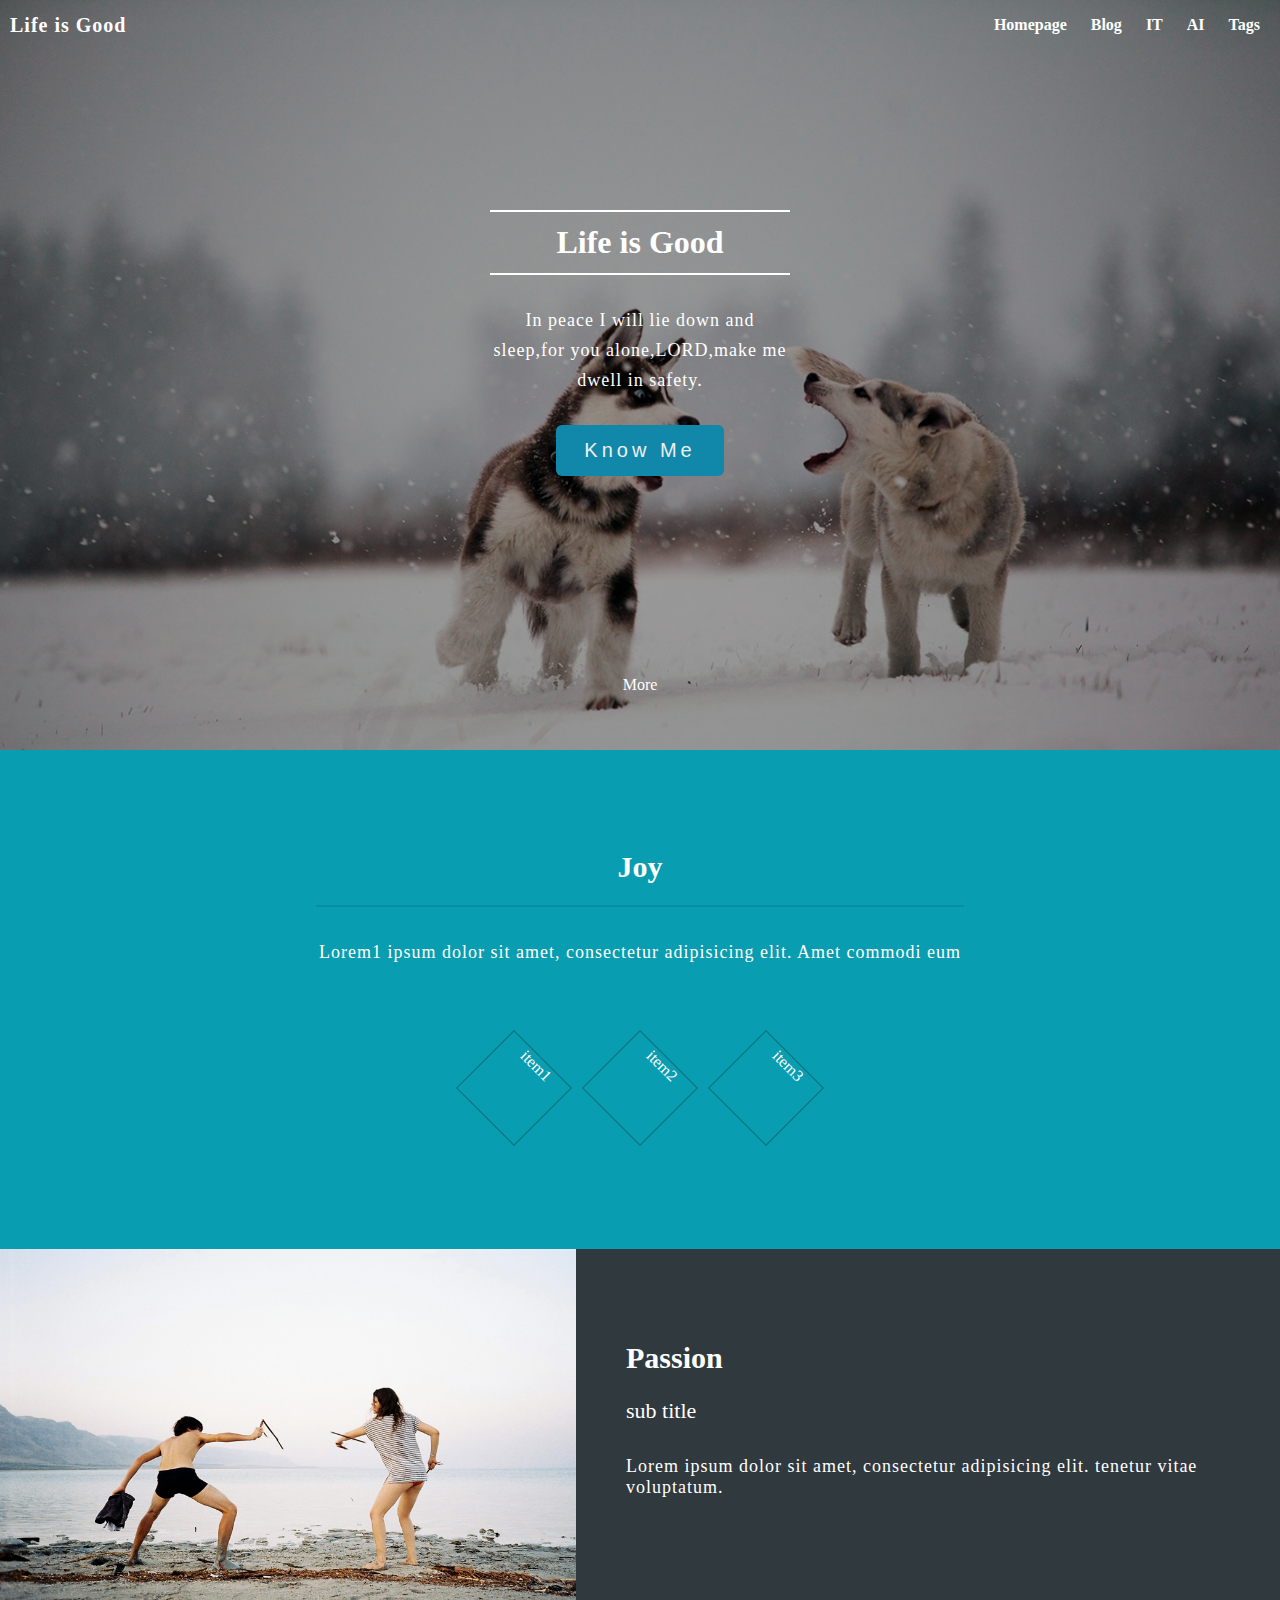
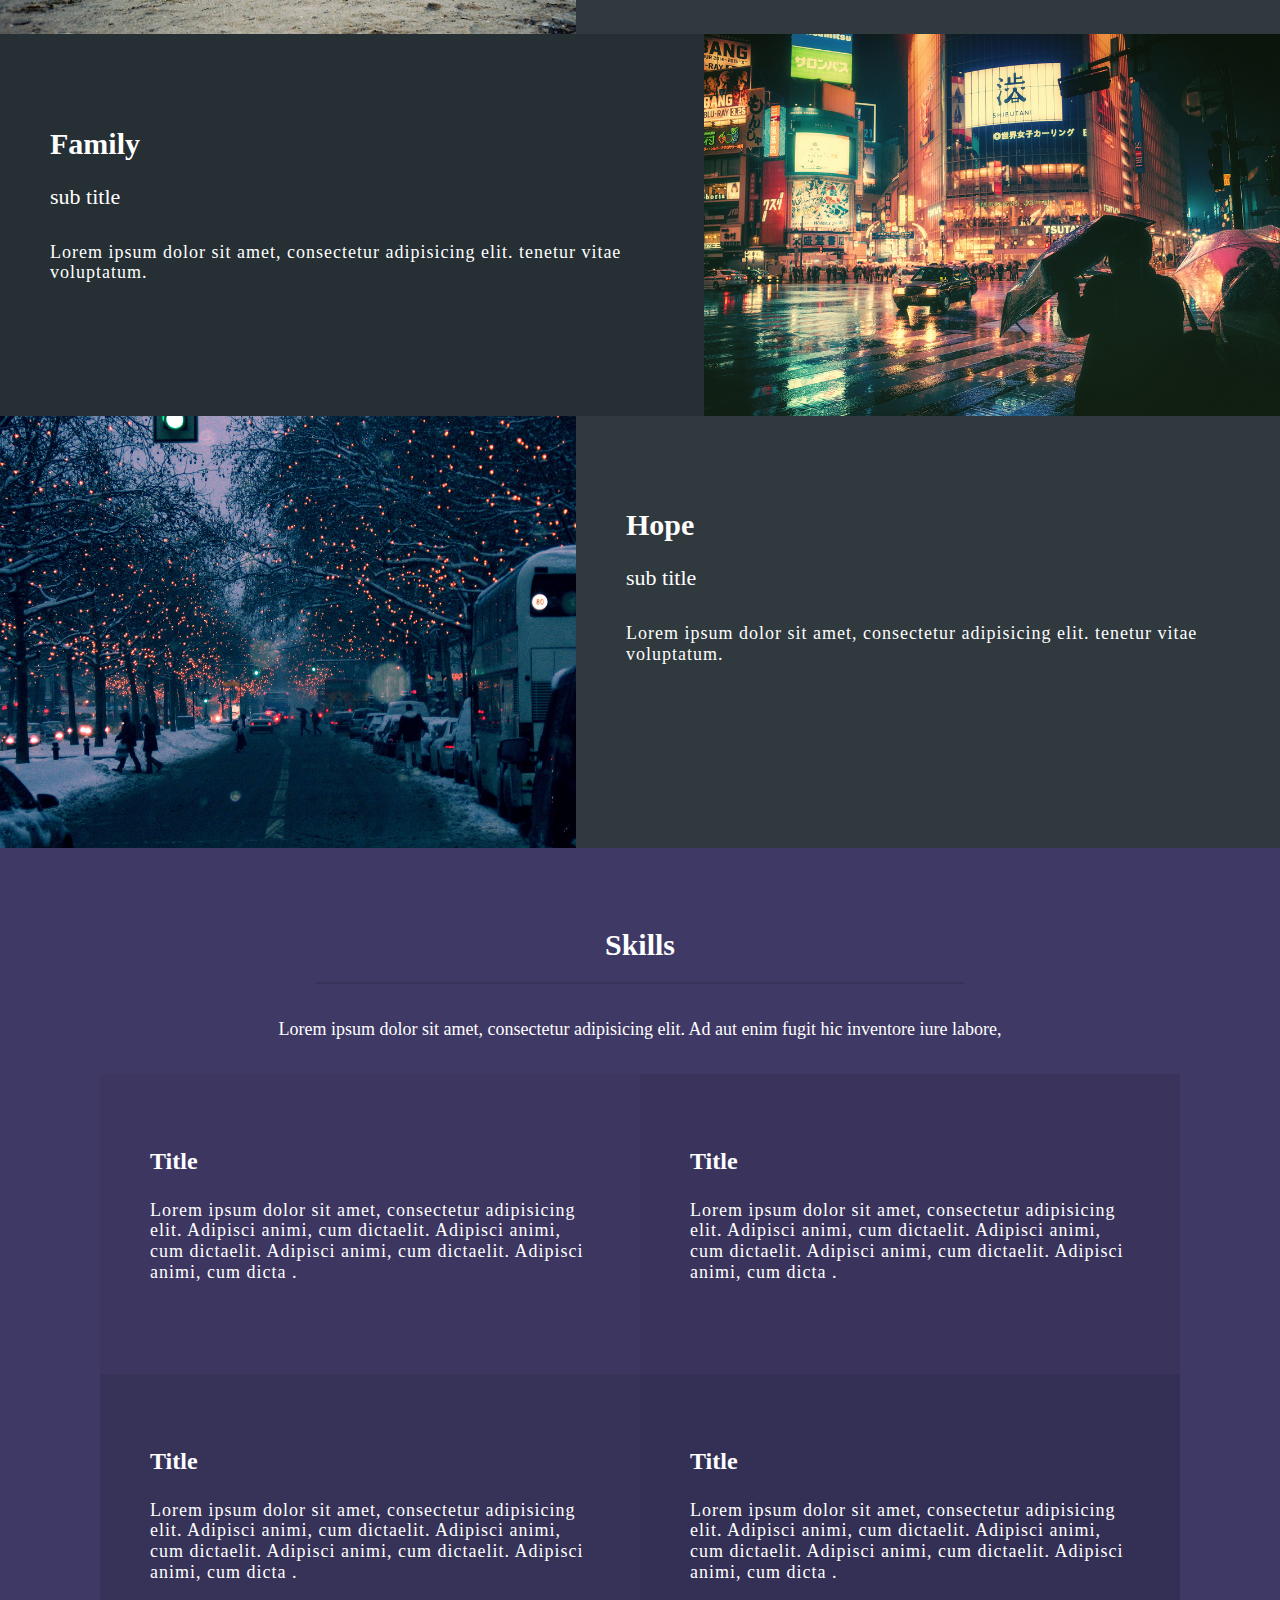
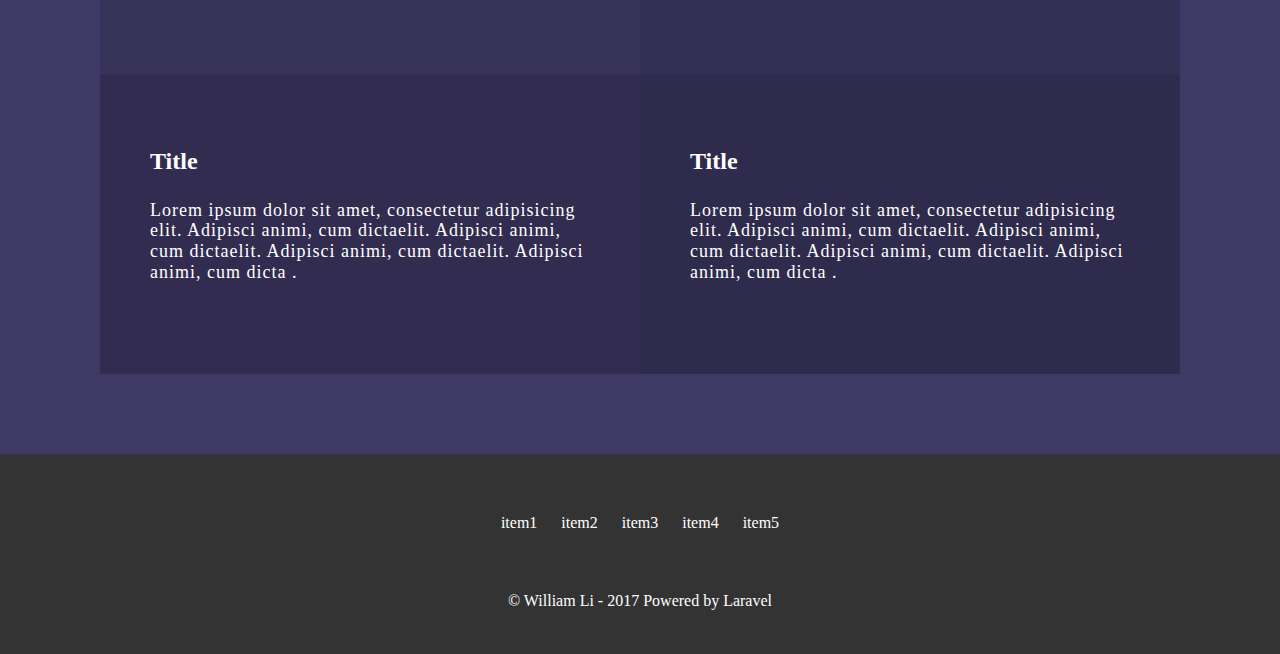
<file: index.html>
<!DOCTYPE html>
<html lang="en">
<head>
    <meta charset="UTF-8">
    <meta name="viewport" content="width=device-width, initial-scale=1, shrink-to-fit=no">
    <title>Title</title>
    <link rel="stylesheet" href="css/reset.css">

    <link rel="stylesheet" href="css/main.css"><!--增加太多的细分CSS文件，会增加浏览器的请求数，拖慢速度 -->
    <link rel="stylesheet" href="//at.alicdn.com/t/font_511853_pl6bujdt3ltprpb9.css">
</head>
<body>
<div class="main-wrapper">
<header> <!--页头开始 -->
    <nav class="">
        <div class="logo"><a href="#">Life is Good</a></div>

        <ul>
            <li><a href="#" class="active">Homepage</a></li>
            <li><a href="#">Blog</a></li>
            <li><a href="#">IT</a></li>
            <li><a href="#">AI</a></li>
            <li id="sidebar_trigger"><a href="#">Tags</a></li>
        </ul>
    </nav>
    <div id="banner">
        <div class="inner">
            <h1 class="title1">Life is Good</h1>
            <p class="sub-heading">In peace I will lie down and sleep,for you alone,LORD,make me dwell in safety.</p>
            <button>Know Me</button>
            <div class="more">
                More
            </div>
          <div class="icon-arrow"> <i class="icon iconfont icon-xiajiantou"></i></div>
        </div>
    </div>
</header><!--页头结束 -->


<div class="content"><!--内容开始 -->
    <section class="green-section">
        <div class="wrapper">
            <div>
                <h2>Joy</h2>
                <div class="hr"></div>
                <p class="sub-heading">Lorem1 ipsum dolor sit amet, consectetur adipisicing elit. Amet
                    commodi eum </p>
            </div>
            <div class="icon-group">
                <span class="icon">item1</span>
                <span class="icon">item2</span>
                <span class="icon">item3</span>
            </div>
        </div>
    </section>
    <section class="gray-section">
        <div class="article-preview">
            <div class="img-section">
                <img src="img/pic01.jpg" alt="图片">
            </div>
            <div class="text-section">
                <h2>Passion</h2>
                <div class="sub-heading">sub title</div>
                <p>Lorem ipsum dolor sit amet, consectetur adipisicing elit. tenetur vitae voluptatum.</p>
            </div>

        </div>

        <div class="article-preview">

            <div class="text-section">
                <h2>Family</h2>
                <div class="sub-heading">sub title</div>
                <p>Lorem ipsum dolor sit amet, consectetur adipisicing elit. tenetur vitae voluptatum.</p>
            </div>
            <div class="img-section">
                <img src="img/pic02.jpg" alt="图片">
            </div>

        </div>
        <div class="article-preview">
            <div class="img-section">
                <img src="img/pic03.jpg" alt="图片">
            </div>
            <div class="text-section">
                <h2>Hope</h2>
                <div class="sub-heading">sub title</div>
                <p>Lorem ipsum dolor sit amet, consectetur adipisicing elit. tenetur vitae voluptatum.</p>
            </div>

        </div>

    </section>
    <section class="purple-section">
        <div class="wrapper">
        <div class="heading-wrapper">
            <h2>Skills</h2>
            <div class="hr"></div>
            <div class="sub-heading">Lorem ipsum dolor sit amet, consectetur adipisicing elit.
                Ad aut enim fugit hic inventore iure labore, </div>
        </div>
    <div class="card-group clearfix">
        <div class="card">
            <h3>Title</h3>
            <p>Lorem ipsum dolor sit amet, consectetur adipisicing elit. Adipisci animi, cum dictaelit.
                Adipisci animi, cum dictaelit. Adipisci animi,
                cum dictaelit. Adipisci animi, cum dicta .</p>
        </div>
        <div class="card">
            <h3>Title</h3>
            <p>Lorem ipsum dolor sit amet, consectetur adipisicing elit. Adipisci animi, cum dictaelit.
                Adipisci animi, cum dictaelit. Adipisci animi,
                cum dictaelit. Adipisci animi, cum dicta .</p></div>
        <div class="card">
            <h3>Title</h3>
            <p>Lorem ipsum dolor sit amet, consectetur adipisicing elit. Adipisci animi, cum dictaelit.
                Adipisci animi, cum dictaelit. Adipisci animi,
                cum dictaelit. Adipisci animi, cum dicta .</p>
        </div>
        <div class="card">
            <h3>Title</h3>
            <p>Lorem ipsum dolor sit amet, consectetur adipisicing elit. Adipisci animi, cum dictaelit.
                Adipisci animi, cum dictaelit. Adipisci animi,
                cum dictaelit. Adipisci animi, cum dicta .</p></div>        <div class="card">
            <h3>Title</h3>
            <p>Lorem ipsum dolor sit amet, consectetur adipisicing elit. Adipisci animi, cum dictaelit.
                Adipisci animi, cum dictaelit. Adipisci animi,
                cum dictaelit. Adipisci animi, cum dicta .</p></div>        <div class="card">
            <h3>Title</h3>
            <p>Lorem ipsum dolor sit amet, consectetur adipisicing elit. Adipisci animi, cum dictaelit.
                Adipisci animi, cum dictaelit. Adipisci animi,
                cum dictaelit. Adipisci animi, cum dicta .</p></div>
    </div>
        </div>
    </section>

</div><!--内容结束 -->
<footer>
    <ul class="share-group">
        <li>item1</li>
        <li>item2</li>
        <li>item3</li>
        <li>item4</li>
        <li>item5</li>
    </ul>

    <div class="copy">
        &copy William Li - 2017 Powered by Laravel
    </div>
    
</footer><!--页脚 -->
</div>
<div class="mask"></div>
<div id="sidebar">
    <ul>
        <li><a href="#">item1</a></li>
        <li><a href="#">item2</a></li>
        <li><a href="#">item3</a></li>
        <li><a href="#">item4</a></li>
        <li><a href="#">item5</a></li>
        
    </ul>
</div>
<button class="back-to-top">Back To Top</button>
<script src="js/jquery-3.2.1.min.js"></script>
<script src="js/main.js"></script>
</body>
</html>
</file>
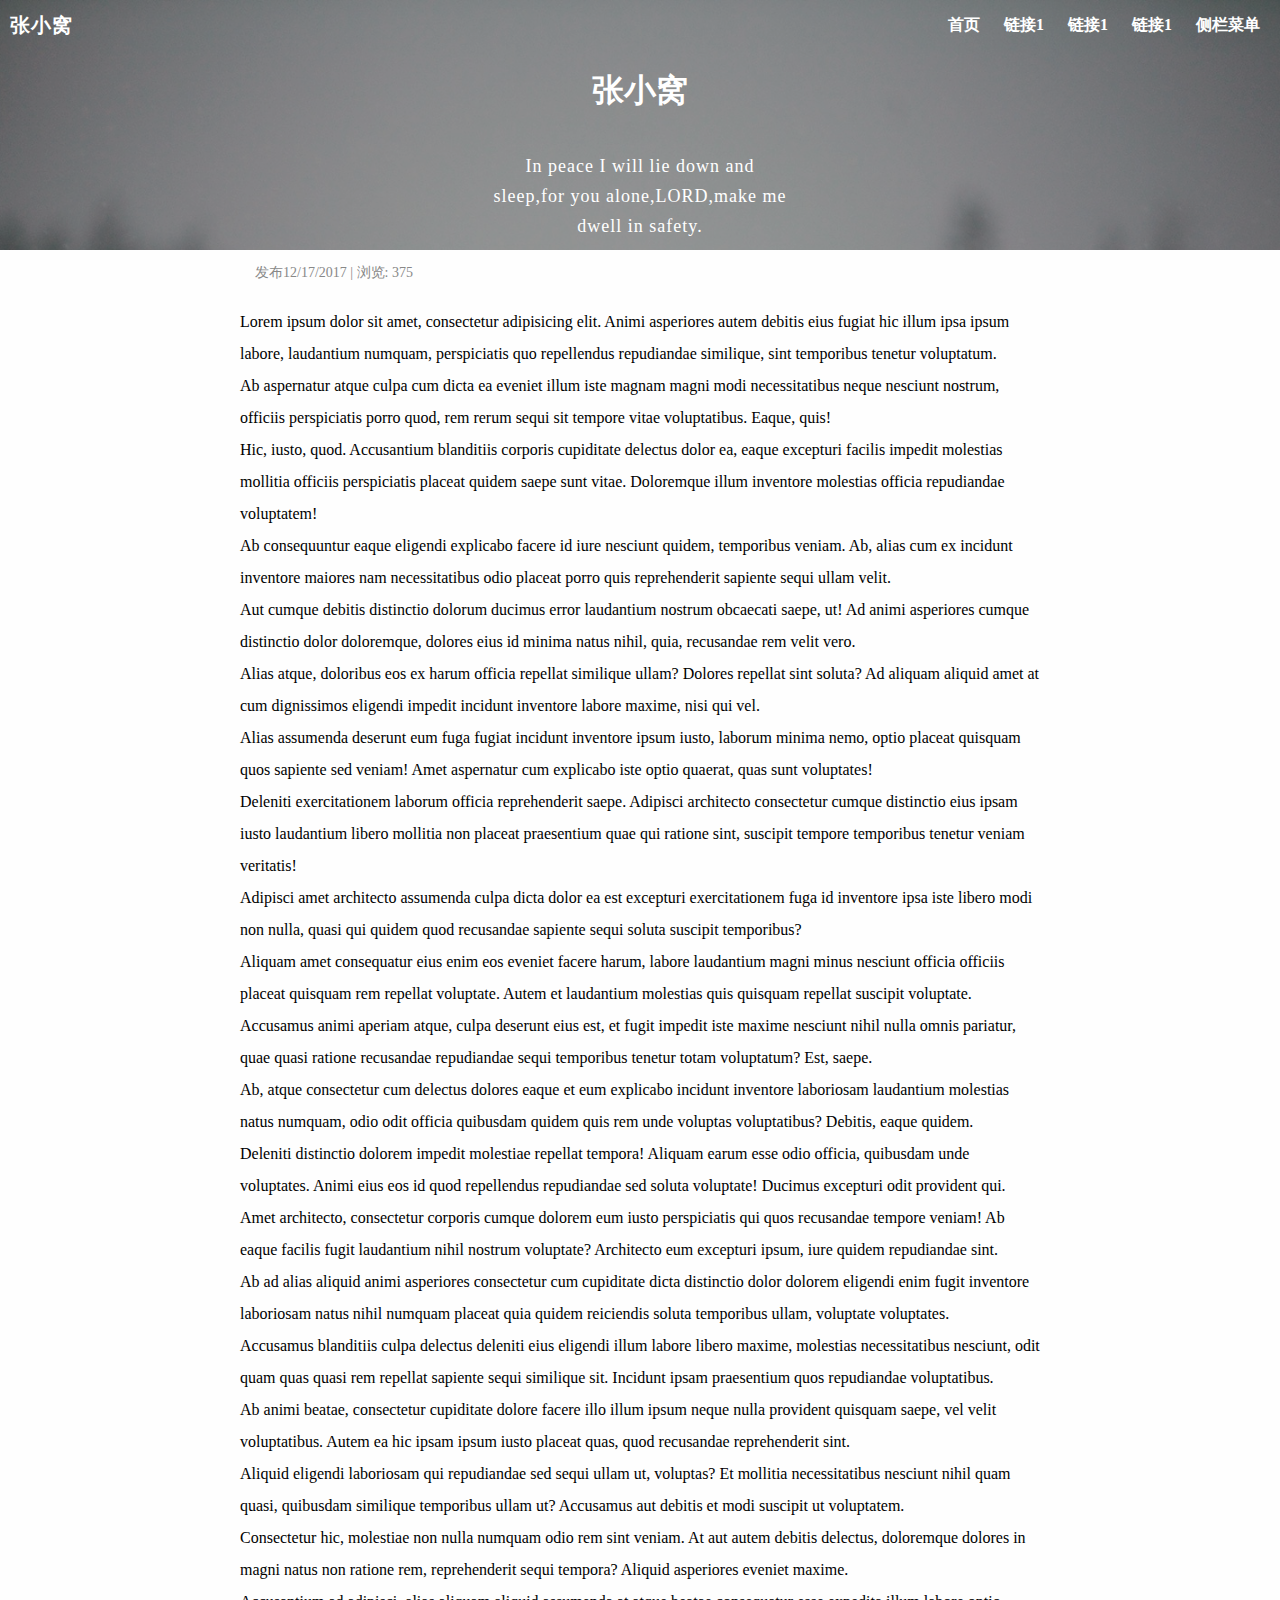
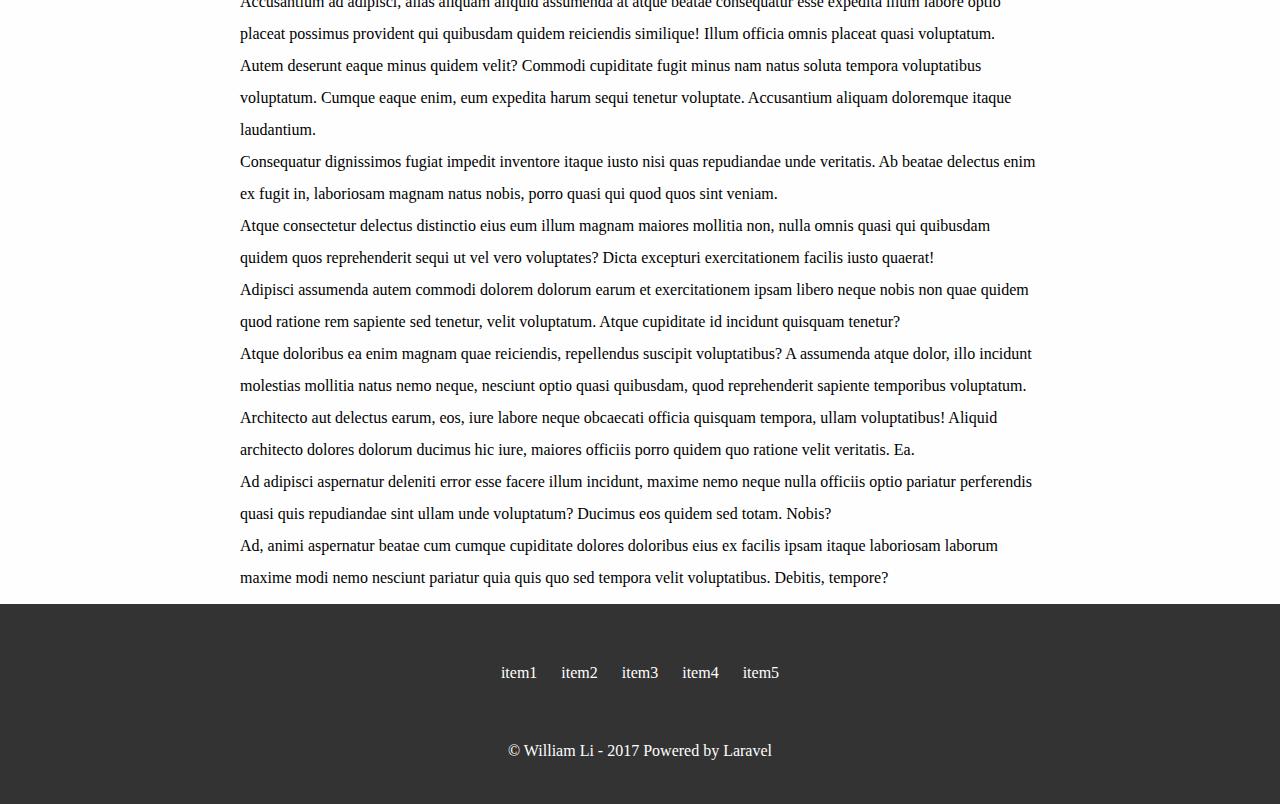
<file: article.html>
<!DOCTYPE html>
<html lang="en">
<head>
    <meta charset="UTF-8">
    <meta name="viewport" content="width=device-width, initial-scale=1, shrink-to-fit=no">
    <title>article</title>
    <link rel="stylesheet" href="css/reset.css">
    <link rel="stylesheet" href="css/main.css"><!--增加太多的细分CSS文件，会增加浏览器的请求数，拖慢速度 -->
    <link rel="stylesheet" href="//at.alicdn.com/t/font_511853_pl6bujdt3ltprpb9.css">
</head>
<body>
<div class="main-wrapper article">
<header> <!--页头开始 -->
    <nav class="">
        <div class="logo"><a href="#">张小窝</a></div>

        <ul>
            <li><a href="#" class="active">首页</a></li>
            <li><a href="#">链接1</a></li>
            <li><a href="#">链接1</a></li>
            <li><a href="#">链接1</a></li>
            <li id="sidebar_trigger"><a href="#">侧栏菜单</a></li>
        </ul>
    </nav>
    <div id="banner">
        <div class="inner">
            <h1 class="title1">张小窝</h1>
            <p class="sub-heading">In peace I will lie down and sleep,for you alone,LORD,make me dwell in safety.</p>

        </div>
    </div>
</header><!--页头结束 -->


<div class="content">
    <div class="content_wrapper">
        <div class="article_info">发布12/17/2017 | 浏览: 375</div>
        <article>
            <div>Lorem ipsum dolor sit amet, consectetur adipisicing elit. Animi asperiores autem debitis eius fugiat
                hic illum ipsa ipsum labore, laudantium numquam, perspiciatis quo repellendus repudiandae similique,
                sint temporibus tenetur voluptatum.
            </div>
            <div>Ab aspernatur atque culpa cum dicta ea eveniet illum iste magnam magni modi necessitatibus neque
                nesciunt nostrum, officiis perspiciatis porro quod, rem rerum sequi sit tempore vitae voluptatibus.
                Eaque, quis!
            </div>
            <div>Hic, iusto, quod. Accusantium blanditiis corporis cupiditate delectus dolor ea, eaque excepturi facilis
                impedit molestias mollitia officiis perspiciatis placeat quidem saepe sunt vitae. Doloremque illum
                inventore molestias officia repudiandae voluptatem!
            </div>
            <div>Ab consequuntur eaque eligendi explicabo facere id iure nesciunt quidem, temporibus veniam. Ab, alias
                cum ex incidunt inventore maiores nam necessitatibus odio placeat porro quis reprehenderit sapiente
                sequi ullam velit.
            </div>
            <div>Aut cumque debitis distinctio dolorum ducimus error laudantium nostrum obcaecati saepe, ut! Ad animi
                asperiores cumque distinctio dolor doloremque, dolores eius id minima natus nihil, quia, recusandae rem
                velit vero.
            </div>
            <div>Alias atque, doloribus eos ex harum officia repellat similique ullam? Dolores repellat sint soluta? Ad
                aliquam aliquid amet at cum dignissimos eligendi impedit incidunt inventore labore maxime, nisi qui vel.
            </div>
            <div>Alias assumenda deserunt eum fuga fugiat incidunt inventore ipsum iusto, laborum minima nemo, optio
                placeat quisquam quos sapiente sed veniam! Amet aspernatur cum explicabo iste optio quaerat, quas sunt
                voluptates!
            </div>
            <div>Deleniti exercitationem laborum officia reprehenderit saepe. Adipisci architecto consectetur cumque
                distinctio eius ipsam iusto laudantium libero mollitia non placeat praesentium quae qui ratione sint,
                suscipit tempore temporibus tenetur veniam veritatis!
            </div>
            <div>Adipisci amet architecto assumenda culpa dicta dolor ea est excepturi exercitationem fuga id inventore
                ipsa iste libero modi non nulla, quasi qui quidem quod recusandae sapiente sequi soluta suscipit
                temporibus?
            </div>
            <div>Aliquam amet consequatur eius enim eos eveniet facere harum, labore laudantium magni minus nesciunt
                officia officiis placeat quisquam rem repellat voluptate. Autem et laudantium molestias quis quisquam
                repellat suscipit voluptate.
            </div>
            <div>Accusamus animi aperiam atque, culpa deserunt eius est, et fugit impedit iste maxime nesciunt nihil
                nulla omnis pariatur, quae quasi ratione recusandae repudiandae sequi temporibus tenetur totam
                voluptatum? Est, saepe.
            </div>
            <div>Ab, atque consectetur cum delectus dolores eaque et eum explicabo incidunt inventore laboriosam
                laudantium molestias natus numquam, odio odit officia quibusdam quidem quis rem unde voluptas
                voluptatibus? Debitis, eaque quidem.
            </div>
            <div>Deleniti distinctio dolorem impedit molestiae repellat tempora! Aliquam earum esse odio officia,
                quibusdam unde voluptates. Animi eius eos id quod repellendus repudiandae sed soluta voluptate! Ducimus
                excepturi odit provident qui.
            </div>
            <div>Amet architecto, consectetur corporis cumque dolorem eum iusto perspiciatis qui quos recusandae tempore
                veniam! Ab eaque facilis fugit laudantium nihil nostrum voluptate? Architecto eum excepturi ipsum, iure
                quidem repudiandae sint.
            </div>
            <div>Ab ad alias aliquid animi asperiores consectetur cum cupiditate dicta distinctio dolor dolorem eligendi
                enim fugit inventore laboriosam natus nihil numquam placeat quia quidem reiciendis soluta temporibus
                ullam, voluptate voluptates.
            </div>
            <div>Accusamus blanditiis culpa delectus deleniti eius eligendi illum labore libero maxime, molestias
                necessitatibus nesciunt, odit quam quas quasi rem repellat sapiente sequi similique sit. Incidunt ipsam
                praesentium quos repudiandae voluptatibus.
            </div>
            <div>Ab animi beatae, consectetur cupiditate dolore facere illo illum ipsum neque nulla provident quisquam
                saepe, vel velit voluptatibus. Autem ea hic ipsam ipsum iusto placeat quas, quod recusandae
                reprehenderit sint.
            </div>
            <div>Aliquid eligendi laboriosam qui repudiandae sed sequi ullam ut, voluptas? Et mollitia necessitatibus
                nesciunt nihil quam quasi, quibusdam similique temporibus ullam ut? Accusamus aut debitis et modi
                suscipit ut voluptatem.
            </div>
            <div>Consectetur hic, molestiae non nulla numquam odio rem sint veniam. At aut autem debitis delectus,
                doloremque dolores in magni natus non ratione rem, reprehenderit sequi tempora? Aliquid asperiores
                eveniet maxime.
            </div>
            <div>Accusantium ad adipisci, alias aliquam aliquid assumenda at atque beatae consequatur esse expedita
                illum labore optio placeat possimus provident qui quibusdam quidem reiciendis similique! Illum officia
                omnis placeat quasi voluptatum.
            </div>
            <div>Autem deserunt eaque minus quidem velit? Commodi cupiditate fugit minus nam natus soluta tempora
                voluptatibus voluptatum. Cumque eaque enim, eum expedita harum sequi tenetur voluptate. Accusantium
                aliquam doloremque itaque laudantium.
            </div>
            <div>Consequatur dignissimos fugiat impedit inventore itaque iusto nisi quas repudiandae unde veritatis. Ab
                beatae delectus enim ex fugit in, laboriosam magnam natus nobis, porro quasi qui quod quos sint veniam.
            </div>
            <div>Atque consectetur delectus distinctio eius eum illum magnam maiores mollitia non, nulla omnis quasi qui
                quibusdam quidem quos reprehenderit sequi ut vel vero voluptates? Dicta excepturi exercitationem facilis
                iusto quaerat!
            </div>
            <div>Adipisci assumenda autem commodi dolorem dolorum earum et exercitationem ipsam libero neque nobis non
                quae quidem quod ratione rem sapiente sed tenetur, velit voluptatum. Atque cupiditate id incidunt
                quisquam tenetur?
            </div>
            <div>Atque doloribus ea enim magnam quae reiciendis, repellendus suscipit voluptatibus? A assumenda atque
                dolor, illo incidunt molestias mollitia natus nemo neque, nesciunt optio quasi quibusdam, quod
                reprehenderit sapiente temporibus voluptatum.
            </div>
            <div>Architecto aut delectus earum, eos, iure labore neque obcaecati officia quisquam tempora, ullam
                voluptatibus! Aliquid architecto dolores dolorum ducimus hic iure, maiores officiis porro quidem quo
                ratione velit veritatis. Ea.
            </div>
            <div>Ad adipisci aspernatur deleniti error esse facere illum incidunt, maxime nemo neque nulla officiis
                optio pariatur perferendis quasi quis repudiandae sint ullam unde voluptatum? Ducimus eos quidem sed
                totam. Nobis?
            </div>
            <div>Ad, animi aspernatur beatae cum cumque cupiditate dolores doloribus eius ex facilis ipsam itaque
                laboriosam laborum maxime modi nemo nesciunt pariatur quia quis quo sed tempora velit voluptatibus.
                Debitis, tempore?
            </div>
        </article>
    </div>
</div><!--内容结束 -->
<footer>
    <ul class="share-group">
        <li>item1</li>
        <li>item2</li>
        <li>item3</li>
        <li>item4</li>
        <li>item5</li>
    </ul>

    <div class="copy">
        &copy William Li - 2017 Powered by Laravel
    </div>
    
</footer><!--页脚 -->
</div>
<div class="mask"></div>
<div id="sidebar">
    <ul>
        <li><a href="#">item1</a></li>
        <li><a href="#">item2</a></li>
        <li><a href="#">item3</a></li>
        <li><a href="#">item4</a></li>
        <li><a href="#">item5</a></li>
        
    </ul>
</div>
<button class="back-to-top">返回顶部</button>
<script src="js/jquery-3.2.1.min.js"></script>
<script src="js/main.js"></script>
</body>
</html>
</file>
<file: css/main.css>
.clearfix:after{
    content:'';
    display: block;
    clear: both;
}

header{
    background: rgba(0,0,0,0.4);
}

nav{
background:transparent ;
    height: 50px;
}

ul{
    margin: 0;
}

#banner{
    background:transparent;
    height:700px;
}

.article #banner {
height: 200px;
}

nav ul
{
    list-style:none ;
    margin:0;
    float: right;
}
nav ul li, nav .logo
{
   display: inline-block;
    line-height: 50px;
    margin-right: 20px;
    font-weight: 900;
}

nav ul li a
{
    line-height: 50px;
    text-decoration: none;
    display: inline-block;
    /*height: 50px;*/height: inherit;
    color:#fff;
    font-weight: 900;

}

/*nav li a 的高度一致 就不容易出现 其他元素改动后的移位问题*/
nav  div.logo
{
float: left;
    padding-left: 10px;
}


/*以上css 是逐层展开的，条理清晰*/
/*先布局再去调颜色，阴影*/

#banner .inner {
    max-width: 300px;
    text-align: center;
    margin: 0 auto;
    position:relative;
    top:160px;
}

.article #banner .inner {
    top:10px;
}


#banner .inner h1{
    margin:0;
}

button{
    border:none;
    background: #333;
    color: #eee;
    padding:10px;
}

#banner button{
    padding:14px 28px;
    font-size: 20px;
    letter-spacing: 4px;
    border-radius: 6px;
    background-color: #18a;
}

#banner .inner .more
{
    margin-top:200px;
    color: #fff;
}

.sub-heading{
    line-height:30px ;
    margin:30px 0;
    font-size: 18px;
    color:#fff ;
}

.logo{
    font-size: 20px;
    font-weight: 700;
    letter-spacing: 1px;

}

.logo a{
    color:#fff;
    text-decoration: none;
}


.title1{ border-top: 2px solid #fff; border-bottom: 2px solid #fff; padding:12px;color: #fff;font-weight: bold}

.hr{
    width: 100%;
    height: 2px;
    margin:20px auto;

}

.article h1{
    border: none;
}

h2{
    font-size: 30px;
}

h3{
    font-size: 24px;
}

p{
    font-size:18px;
    letter-spacing: 1px;
}

.green-section{
    text-align: center;
    background: #089DB0;
    color:#fff;
    margin:0;
    padding:100px 0;
}

.green-section .hr{
background: #098E9F;
    width: 60%;
}

.green-section .icon-group .icon{
    display: inline-block;
    width: 80px;
    height: 80px;
    border: #0D6F7C solid 1px;
    transform: rotate(45deg);
    margin: 20px;

}

.icon-group{
margin-top: 60px;
}


 .wrapper{
    max-width: 1080px;
    margin:0 auto;
}

.wrapper h2{
    margin: 0;
}

.gray-section{
    background: #252f34;
    color: #fff;
}

.gray-section .img-section{
    width: 45%;
}

.img-section img{
    width: 100%;
}


.gray-section .text-section {
width:55%;
}

.article-preview > div{
    float: left;
    font-size: 0;

}

.article-preview:nth-child(odd){
    background-color: rgba(255,255,255,0.05);
}

.article-preview:after
{content:'';
    display: block;
    clear:both;

}

.text-section{
    position: relative;
    top:68px;
    left:50px;
}

.text-section h2{
  margin-bottom: 20px;

}

.text-section .sub-heading{
    font-size: 22px;
    margin-top: 0;
}

.text-section p{
    font-size: 18px;
    letter-spacing: 1px;
}

.text-section >*{
    max-width: 90%;
}

.purple-section{
    background: #3F3965;
    color:#fff;
    padding: 80px;

}

.heading-wrapper h2{
    margin: 0;
}

.purple-section .heading-wrapper{
    text-align: center;
}

.purple-section .hr{
    background: #373259;
    width:60%;
}

.card{
    float:left;
    width: 50%;
    min-height:300px;
    padding: 50px;
    -webkit-box-sizing: border-box;
    -moz-box-sizing: border-box;
    box-sizing: border-box;
    /*border: 1px solid #fff;*/
}

.card:first-child{
    background: rgba(0,0,0,0.04);
}
.card:nth-child(2){
    background: rgba(0,0,0,0.08);
}
.card:nth-child(3){
    background: rgba(0,0,0,0.12);
}
.card:nth-child(4){
    background: rgba(0,0,0,0.16);
}
.card:nth-child(5){
    background: rgba(0,0,0,0.20);
}
.card:nth-child(6){
    background: rgba(0,0,0,0.24);
}

footer{
   min-height:200px;
    background: #333;
    color:#fff;
    text-align: center;

}

ul.share-group{
    display: block;
    width: 1080px;
    margin: 0 auto;
    padding: 50px;
}

.share-group li{
display: inline-block;
    padding: 10px;
}

.copy{
    padding-bottom: 20px;
}

.main-wrapper{
    background: #4444 url("../img/banner.jpg");
    background-attachment: fixed;
    background-repeat: no-repeat;
    background-size:cover;
    background-position: center center ;
    overflow: hidden;
}

.icon-arrow{
    padding-top: 10px;
    color: #fff;
}

.mask{
    display: none;
    position: fixed;
    top:0;
    bottom:0;
    right: 0;
    left: 0;
    background: rgba(0,0,0,0.3);
}

#sidebar
{
    position: fixed;
    top:0;
    bottom:0;
    right: -300px;
    width: 300px;
    background: #333;
    color: #fff;
    padding:20px 0;
    transition:right 0.5s;
}

#sidebar ul{
    list-style: none;
    padding: 0;
    margin: 0;
}

#sidebar ul li a{
    color: #fff;
    text-decoration: none;
    padding:10px 30px;
    width: 100%;
    display: inline-block;
    list-style: none;

}

#sidebar ul li a:hover {
background: #444;
}

.back-to-top{
    position: fixed;
    bottom:30px;
    right:30px;
    cursor: pointer;
    border: 1px solid #888;
}

.article .content{
    background:#fefefe;
}

.content_wrapper{
    width: 800px;
    margin:0 auto;
}

.article_info{
    font-size:14px;
    color: #888;
    Padding:15px;

}

article{
    line-height: 2;
    padding:10px 0;
}
</file>
